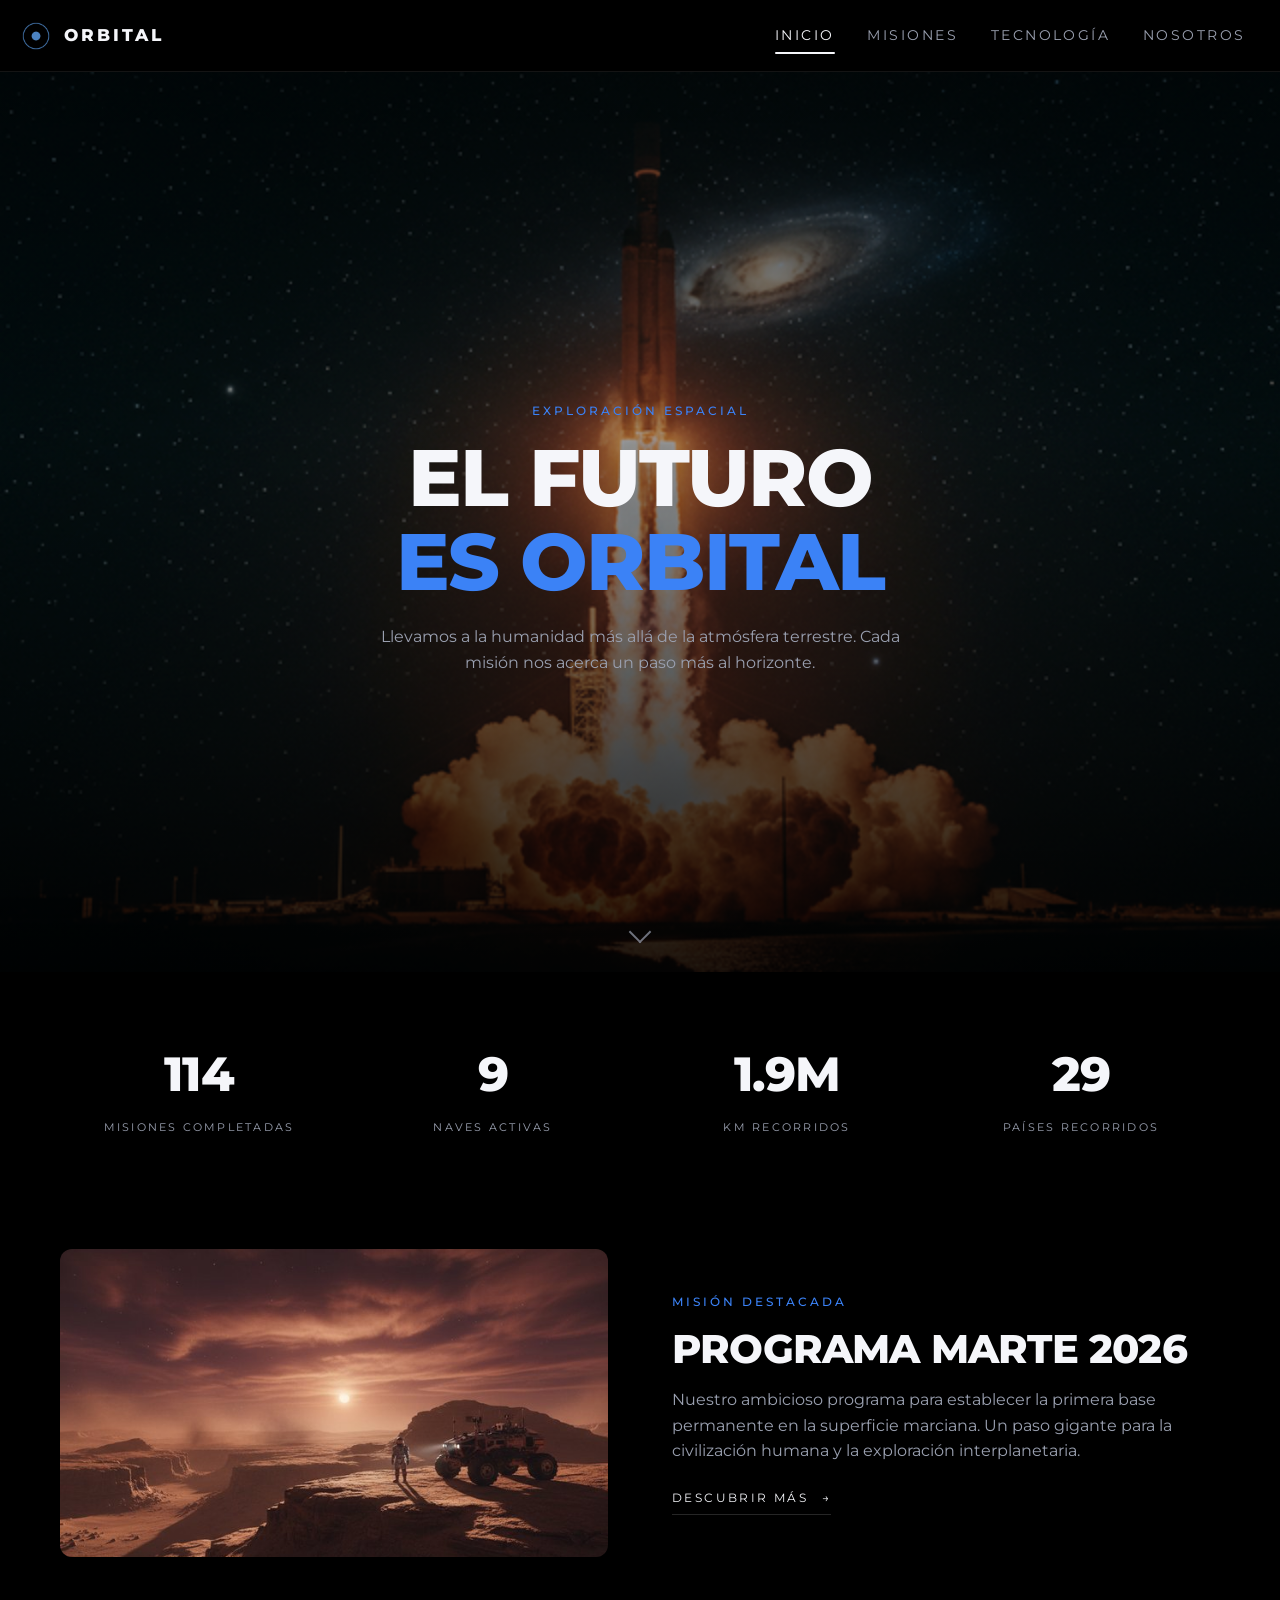
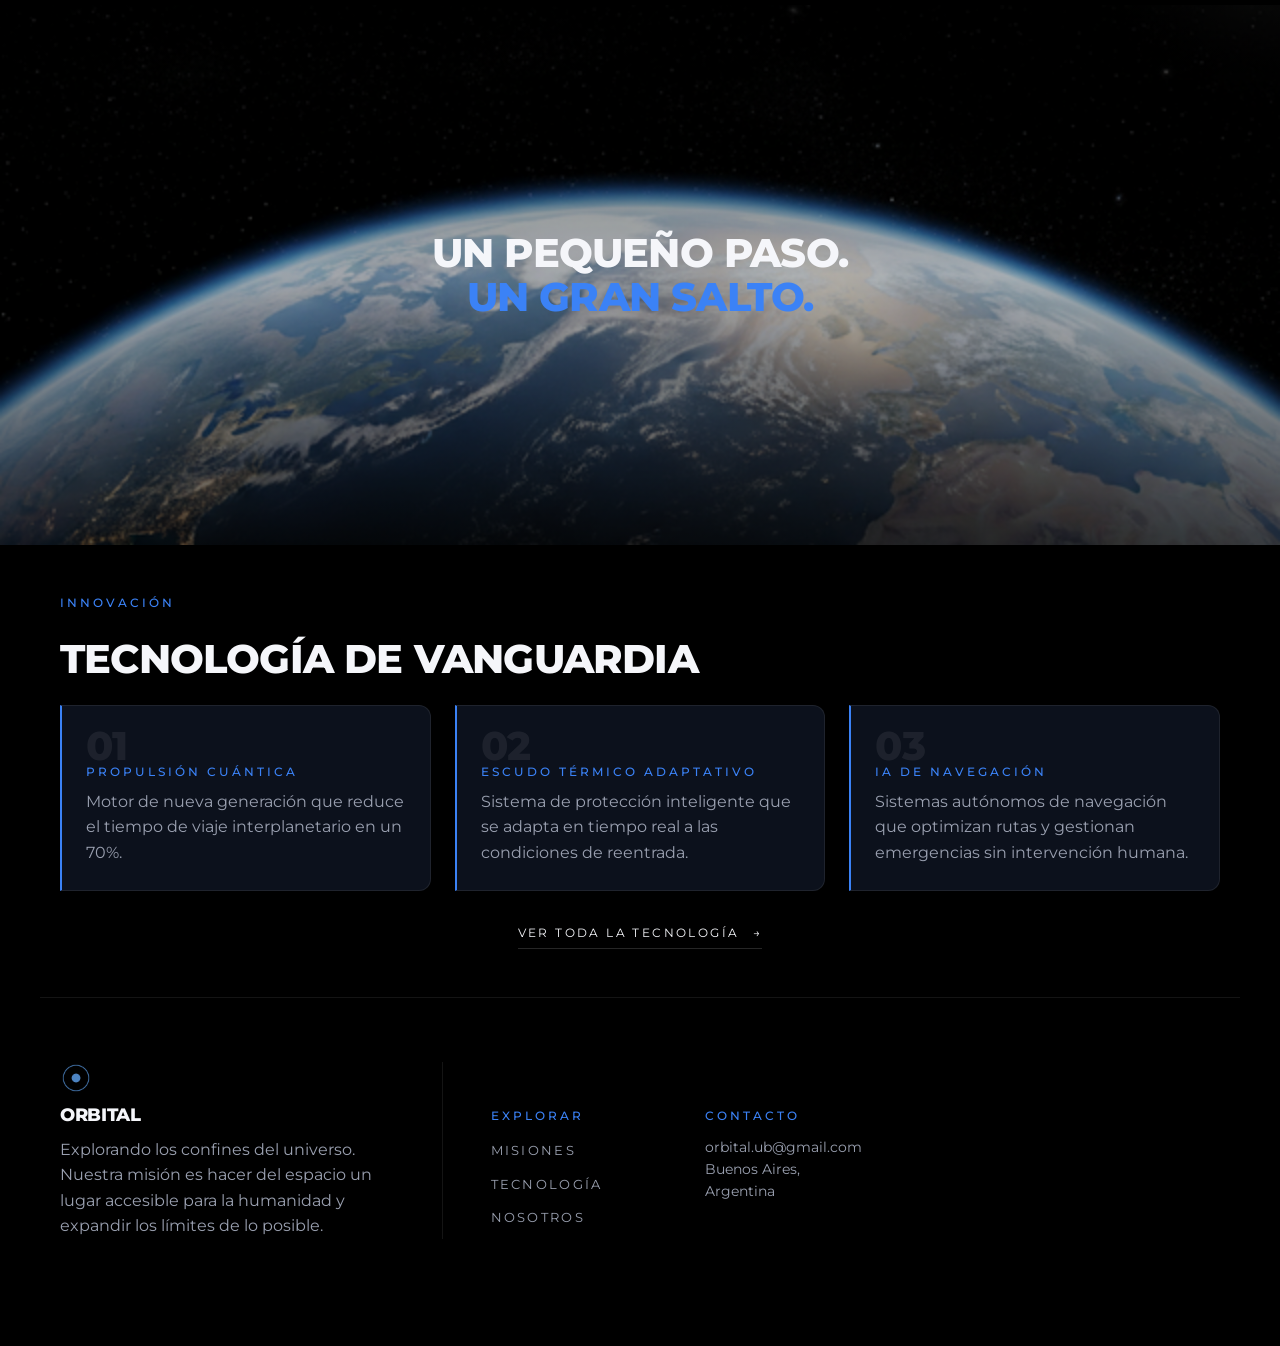
<file: index.html>
<!DOCTYPE html>
<html lang="es">

<head>
    <meta charset="UTF-8">
    <title>Orbital</title>
    <link
        href="https://fonts.googleapis.com/css2?family=Montserrat:ital,wght@0,100..900;1,100..900&family=Roboto:ital,wght@0,100..900;1,100..900&display=swap"
        rel="stylesheet">
    <link rel="stylesheet" href="estilos.css">
    <meta name="viewport" content="width=device-width, initial-scale=1" />

</head>

<body class="pag-inicio">
    <!-- HEADER -->
    <header>
        <div id="logo">
            <img src="img/logo.png" alt="Logo orbital">
        </div>
        <h1>Orbital</h1>
        <nav id="principal">
            <button aria-label="Abrir menú">☰</button>
            <ul>
                <li><a href="index.html">Inicio</a></li>
                <li><a href="misiones.html">Misiones</a></li>
                <li><a href="tecnologia.html">Tecnología</a></li>
                <li><a href="nosotros.html">Nosotros</a></li>
            </ul>
        </nav>
    </header>
    <!-- MAIN -->
    <main>
        <section>
            <figure id="despeguei">
                <img src="img/despegue.png" alt="despegue de una nave espacial">
            </figure>
            <h4>Exploración espacial</h4>
            <h2>El futuro<br><span class="text-accent">es Orbital</span></h2>
            <p>Llevamos a la humanidad más allá de la atmósfera terrestre.
                Cada misión nos acerca un paso más al horizonte.</p>
        </section>
        <!-- DATOS -->
        <section>
            <ul>
                <li>
                    <h4>147</h4> <a>Misiones completadas</a>
                </li>
                <li>
                    <h4>12</h4> <a>Naves activas</a>
                </li>
                <li>
                    <h4>2.4M</h4> <a>Km recorridos</a>
                </li>
                <li>
                    <h4>38</h4> <a>Países recorridos</a>
                </li>
            </ul>
            <!-- MISIÓN DESTACADA -->
            <section id="programamarte">
                <figure id="astronautai">
                    <img src="img/marte.png" alt="astronauta en el planeta marte">
                </figure>
                <article>
                    <h4>Misión destacada</h4>
                    <h2>Programa marte 2026</h2>
                    <p>
                        Nuestro ambicioso programa para establecer la primera base permanente
                        en la superficie marciana. Un paso gigante para la civilización humana
                        y la exploración interplanetaria.
                    </p>
                    <a href="misiones.html">Descubrir más </a>
                </article>
            </section>
            <section id="ungransalto">
                <figure id="tierrai">
                    <img src="img/tierra.png" alt="imagen espacial planeta tierra">
                </figure>
                <h3>Un pequeño paso.<br><span>Un gran salto.</span></h3>
            </section>
            <!-- TECNOLOGÍA -->
            <section id="vanguardia">
                <h4>Innovación</h4>
                <h2>Tecnología de vanguardia</h2>
                <ul>
                    <li>
                        <h4>Propulsión Cuántica</h4>
                        <p>
                            Motor de nueva generación que reduce el tiempo de viaje
                            interplanetario en un 70%.
                        </p>
                    </li>
                    <li>
                        <h4>Escudo Térmico Adaptativo</h4>
                        <p>
                            Sistema de protección inteligente que se adapta en tiempo real
                            a las condiciones de reentrada.
                        </p>
                    </li>
                    <li>
                        <h4>IA de Navegación</h4>
                        <p>
                            Sistemas autónomos de navegación que optimizan rutas
                            y gestionan emergencias sin intervención humana.
                        </p>
                    </li>
                </ul>
                <nav id="vanguardia-nav" aria-label="Navegación tecnología">
                    <button id="vanguardia-prev" aria-label="Anterior">←</button>
                    <span id="vanguardia-counter">1 / 3</span>
                    <button id="vanguardia-next" aria-label="Siguiente">→</button>
                </nav>
                <a href="tecnologia.html">Ver toda la tecnología </a>
            </section>
        </section>
    </main>
    <!-- FOOTER -->
    <footer>
        <section>
            <figure id="logo1">
                <img src="img/logo.png" alt="Logo Orbital">
            </figure>
            <h3>Orbital</h3>
            <p>
                Explorando los confines del universo. Nuestra misión es hacer del espacio
                un lugar accesible para la humanidad y expandir los límites de lo posible.
            </p>
        </section>
        <section>
            <h4>Explorar</h4>
            <nav id="final">
                <ul>
                    <li><a href="misiones.html">Misiones</a></li>
                    <li><a href="tecnologia.html">Tecnología</a></li>
                    <li><a href="nosotros.html">Nosotros</a></li>
                </ul>
            </nav>
        </section>
        <section>
            <h4>Contacto</h4>
            <address>
                <p>orbital.ub@gmail.com</p>
                <p>Buenos Aires, Argentina</p>
            </address>
        </section>
        <iframe
            src="https://www.google.com/maps/embed?pb=!1m14!1m8!1m3!1d26281.681692570113!2d-58.4517288!3d-34.5735472!3m2!1i1024!2i768!4f13.1!3m3!1m2!1s0x95bcb57475fd5245%3A0x5eefd3cd753143d7!2sPlanetario%20Galileo%20Galilei!5e0!3m2!1sen!2sar!4v1774993874323!5m2!1sen!2sar"
            width="600" height="450" style="border:0;" loading="lazy">
        </iframe>
    </footer>
    <script src="script.js"></script>
</body>

</html>
</file>
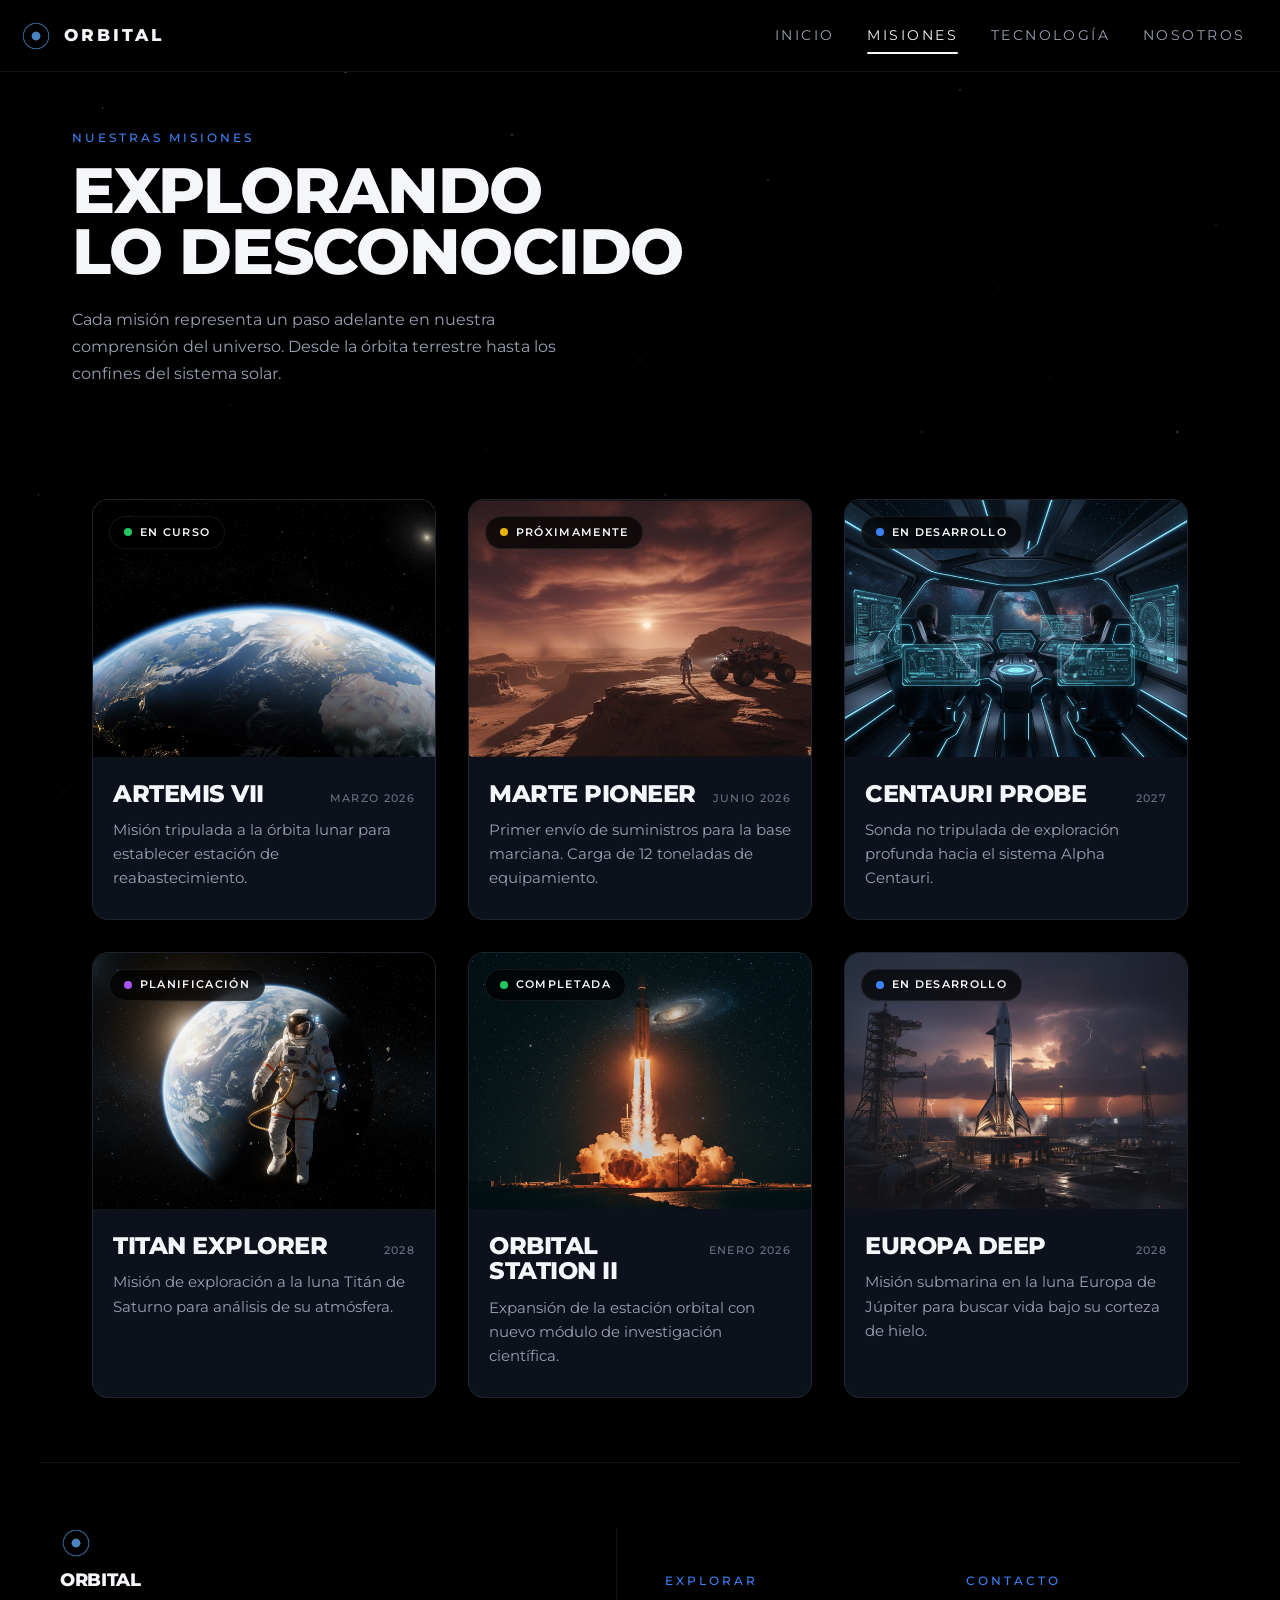
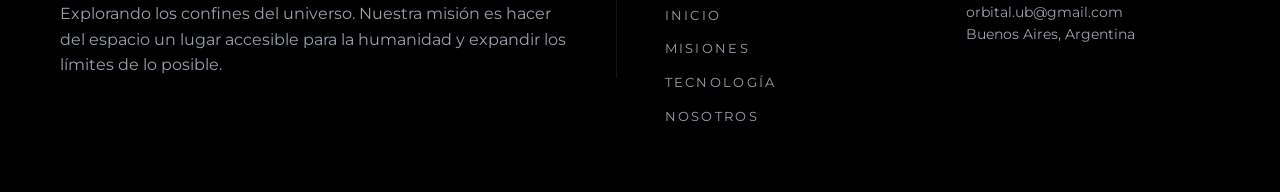
<file: misiones.html>
<!DOCTYPE html>
<html lang="es">

<head>
    <meta charset="UTF-8">
    <meta name="viewport" content="width=device-width, initial-scale=1.0">
    <title>Orbital</title>
    <link
        href="https://fonts.googleapis.com/css2?family=Montserrat:ital,wght@0,100..900;1,100..900&family=Roboto:ital,wght@0,100..900;1,100..900&display=swap"
        rel="stylesheet">
    <link rel="stylesheet" href="estilos.css">
</head>

<body class="pag-misiones">
    <!-- HEADER -->
    <header>
        <div id="logom">
            <img src="img/logo.png" alt="Logo Orbital">
        </div>
        <h1>Orbital</h1>
        <nav id="principal">
            <button aria-label="Abrir menú">☰</button>
            <ul>
                <li><a href="index.html">Inicio</a></li>
                <li><a href="misiones.html">Misiones</a></li>
                <li><a href="tecnologia.html">Tecnología</a></li>
                <li><a href="nosotros.html">Nosotros</a></li>
            </ul>
        </nav>
    </header>
    <!-- MAIN-->
    <main>
        <h4>Nuestras misiones</h4>
        <h2>Explorando<br>lo desconocido</h2>
        <p>Cada misión representa un paso adelante en
            nuestra comprensión del universo. Desde la órbita
            terrestre hasta los confines del sistema solar.</p>
        <!-- ARTÍCULOS-->
        <section>
            <article>
                <figure id="tierram">
                    <img src="img/tierra.png" alt="vista espacial del planeta tierra">
                    <figcaption class="estado en-curso">En curso</figcaption>
                </figure>
                <h3>Artemis VII <small>Marzo 2026</small></h3>
                <p>Misión tripulada a la órbita lunar para establecer estación de reabastecimiento.</p>
            </article>

            <article>
                <figure id="martem">
                    <img src="img/marte.png" alt="astronauta en el planeta marte">
                    <figcaption class="estado proximamente">Próximamente</figcaption>
                </figure>
                <h3>Marte Pioneer <small>Junio 2026</small></h3>
                <p>Primer envío de suministros para la base marciana. Carga de 12 toneladas de equipamiento.</p>
            </article>

            <article>
                <figure id="misionm">
                    <img src="img/mision.png" alt="interior de nave espacial">
                    <figcaption class="estado en-desarrollo">En desarrollo</figcaption>
                </figure>
                <h3>Centauri Probe <small>2027</small></h3>
                <p>Sonda no tripulada de exploración profunda hacia el sistema Alpha Centauri.</p>
            </article>

            <article>
                <figure id="astronautam">
                    <img src="img/astronauta.png" alt="astronauta en el espacio">
                    <figcaption class="estado planificacion">Planificación</figcaption>
                </figure>
                <h3>Titan Explorer <small>2028</small></h3>
                <p>Misión de exploración a la luna Titán de Saturno para análisis de su atmósfera.</p>
            </article>

            <article>
                <figure id="despeguem">
                    <img src="img/despegue.png" alt="despegue de una nave espacial">
                    <figcaption class="estado completada">Completada</figcaption>
                </figure>
                <h3>Orbital Station II <small>Enero 2026</small></h3>
                <p>Expansión de la estación orbital con nuevo módulo de investigación científica.</p>
            </article>

            <article>
                <figure id="navem">
                    <img src="img/nave.png" alt="nave espacial por despegar">
                    <figcaption class="estado en-desarrollo">En desarrollo</figcaption>
                </figure>
                <h3>Europa Deep <small>2028</small></h3>
                <p>Misión submarina en la luna Europa de Júpiter para buscar vida bajo su corteza de hielo.</p>
            </article>
        </section>
    </main>
    <script src="script.js"></script>
    <!-- FOOTER -->
    <footer>
        <section>
            <figure id="logo1">
                <img src="img/logo.png" alt="Logo Orbital">
            </figure>
            <h3>Orbital</h3>
            <p>
                Explorando los confines del universo. Nuestra misión es hacer del espacio
                un lugar accesible para la humanidad y expandir los límites de lo posible.
            </p>
        </section>
        <section>
            <h4>Explorar</h4>
            <nav id="final">
                <ul>
                    <li><a href="index.html">Inicio</a></li>
                    <li><a href="misiones.html">Misiones</a></li>
                    <li><a href="tecnologia.html">Tecnología</a></li>
                    <li><a href="nosotros.html">Nosotros</a></li>
                </ul>
            </nav>
        </section>
        <section>
            <h4>Contacto</h4>
            <address>
                <p>orbital.ub@gmail.com</p>
                <p>Buenos Aires, Argentina</p>
            </address>
        </section>
    </footer>
</body>

</html>
</file>
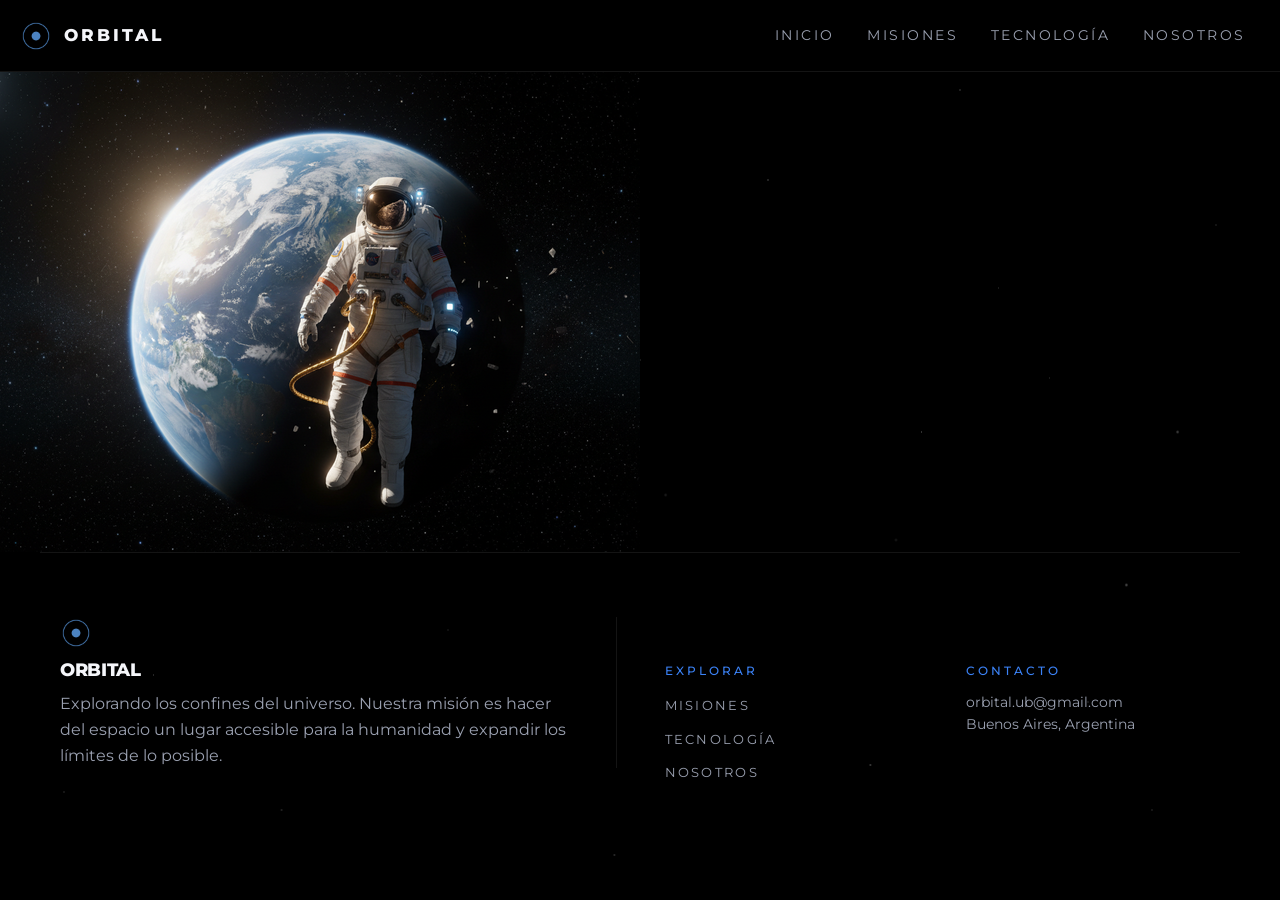
<file: nosotros.html>
<!DOCTYPE html>
<html lang="es">

<head>
    <meta charset="UTF-8">
    <meta name="viewport" content="width=device-width, initial-scale=1">
    <title>Orbital</title>
    <link
        href="https://fonts.googleapis.com/css2?family=Montserrat:ital,wght@0,100..900;1,100..900&family=Roboto:ital,wght@0,100..900;1,100..900&display=swap"
        rel="stylesheet">
    <link rel="stylesheet" href="estilos.css">
</head>

<body class="pag-nosotros">
    <!-- HEADER -->
    <header>
        <div id="logon">
            <img src="img/logo.png" alt="Logo Orbital">
        </div>
        <h1>Orbital</h1>
        <nav id="principal">
            <button aria-label="Abrir menú">☰</button>
            <ul>
                <li><a href="index.html">Inicio</a></li>
                <li><a href="misiones.html">Misiones</a></li>
                <li><a href="tecnologia.html">Tecnología</a></li>
                <li><a href="nosotros.html">Nosotros</a></li>
            </ul>
        </nav>
    </header>
    <main>
        <figure id="astronautan">
            <img src="img/astronauta.png" alt="astronauta en el espacio">
        </figure>
    </main>
    <!-- FOOTER -->
    <footer>
        <section>
            <figure id="logo1">
                <img src="img/logo.png" alt="Logo Orbital">
            </figure>
            <h3>Orbital</h3>
            <p>
                Explorando los confines del universo. Nuestra misión es hacer del espacio
                un lugar accesible para la humanidad y expandir los límites de lo posible.
            </p>
        </section>
        <section>
            <h4>Explorar</h4>
            <nav id="final">
                <ul>
                    <li><a href="misiones.html">Misiones</a></li>
                    <li><a href="tecnologia.html">Tecnología</a></li>
                    <li><a href="nosotros.html">Nosotros</a></li>
                </ul>
            </nav>
        </section>
        <section>
            <h4>Contacto</h4>
            <address>
                <p>orbital.ub@gmail.com</p>
                <p>Buenos Aires, Argentina</p>
            </address>
        </section>
    </footer>
</body>

</html>
</file>
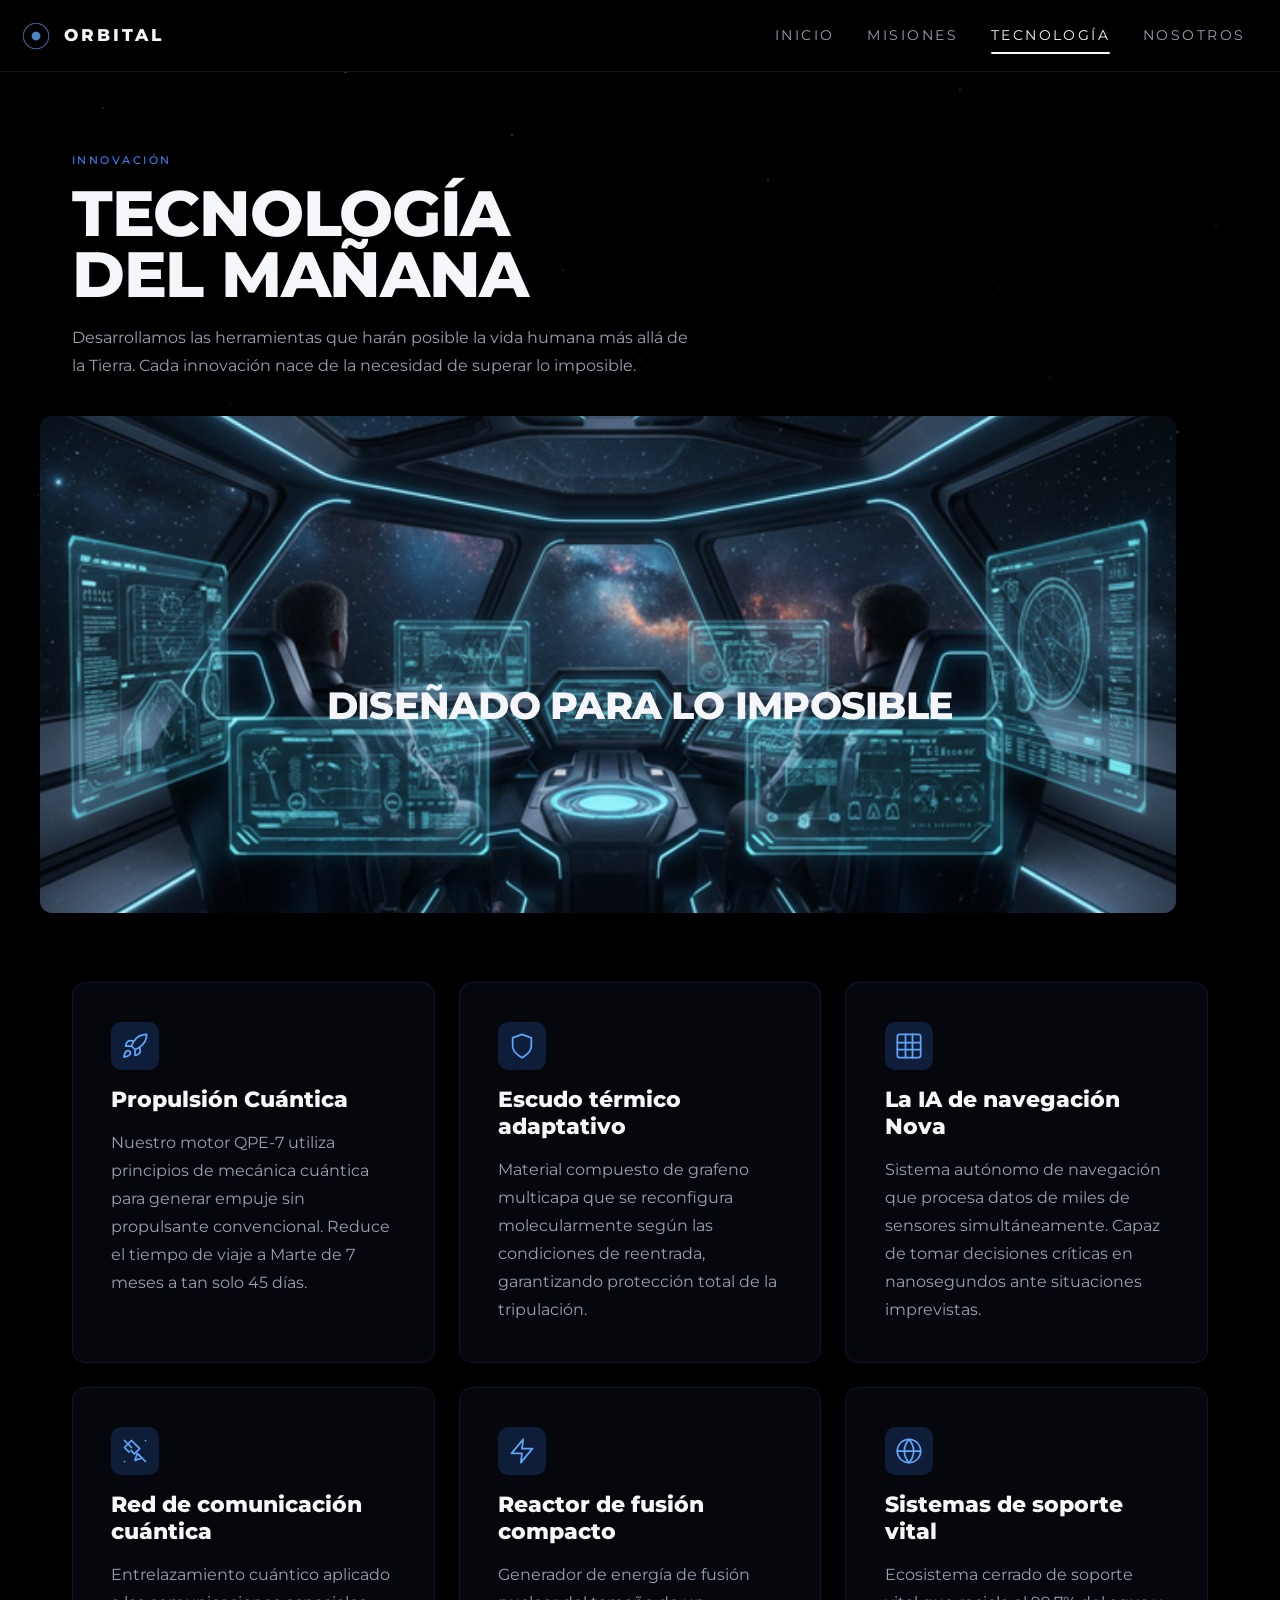
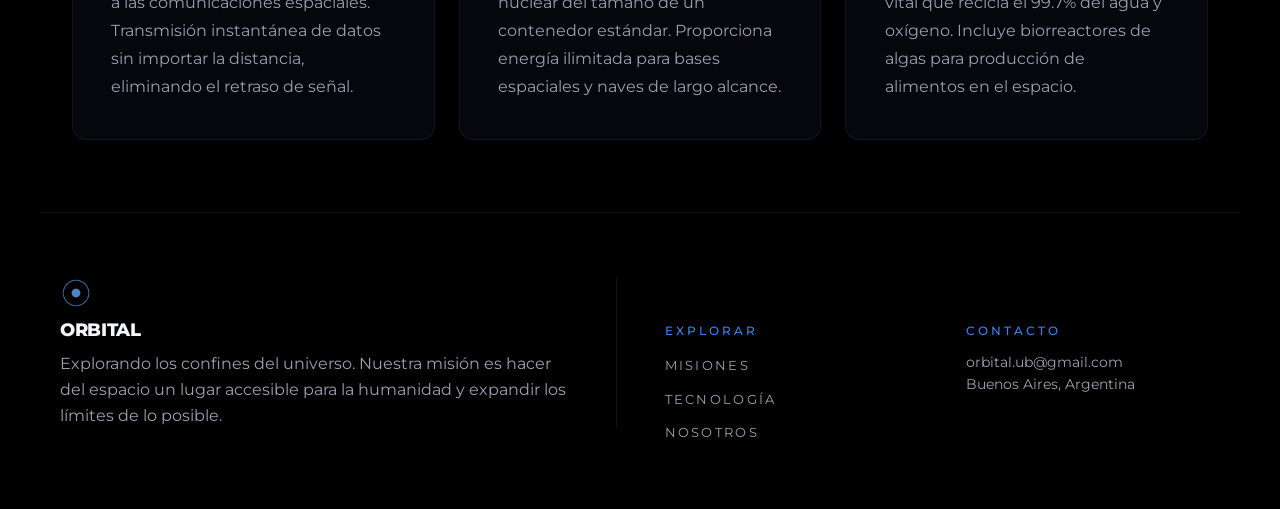
<file: tecnologia.html>
<!DOCTYPE html>
<html lang="es">

<head>
    <meta charset="UTF-8">
    <meta name="viewport" content="width=device-width, initial-scale=1.0">
    <title>Orbital</title>
    <link rel="stylesheet" href="estilos.css">
</head>

<body class="pag-tecnologia">
    <!-- HEADER -->
    <header>
        <div id="logo">
            <img src="img/logo.png" alt="Logo Orbital">
        </div>
        <h1>Orbital</h1>
        <nav id="principal">
            <button aria-label="Abrir menú">☰</button>
            <ul>
                <li><a href="index.html">Inicio</a></li>
                <li><a href="misiones.html">Misiones</a></li>
                <li><a href="tecnologia.html">Tecnología</a></li>
                <li><a href="nosotros.html">Nosotros</a></li>
            </ul>
        </nav>
    </header>
    <!-- MAIN -->
    <main>
        <h4>Innovación</h4>
        <h2>Tecnología<br>del mañana</h2>
        <p>Desarrollamos las herramientas que harán
            posible la vida humana más allá de la Tierra.
            Cada innovación nace de la necesidad de superar
            lo imposible.</p>
        <figure id="misiont">
            <img src="img/mision.png" alt="interior de nave espacial">
        </figure>
        <h3>Diseñado para lo imposible</h3>
        <div class="cards-grid">
            <section class="card-tech">
                <span class="icono"><!-- Cohete / Propulsión Cuántica -->
                    <svg xmlns="http://www.w3.org/2000/svg" width="28" height="28" viewBox="0 0 24 24" fill="none" stroke="currentColor" stroke-width="1.5" stroke-linecap="round" stroke-linejoin="round">
                        <path d="M4.5 16.5c-1.5 1.26-2 5-2 5s3.74-.5 5-2c.71-.84.7-2.13-.09-2.91a2.18 2.18 0 0 0-2.91-.09z"/>
                        <path d="m12 15-3-3a22 22 0 0 1 2-3.95A12.88 12.88 0 0 1 22 2c0 2.72-.78 7.5-6 11a22.35 22.35 0 0 1-4 2z"/>
                        <path d="M9 12H4s.55-3.03 2-4c1.62-1.08 5 0 5 0"/>
                        <path d="M12 15v5s3.03-.55 4-2c1.08-1.62 0-5 0-5"/>
                    </svg>
                </span>
                <h4>Propulsión Cuántica</h4>
                <p>Nuestro motor QPE-7 utiliza principios
                    de mecánica cuántica para generar empuje
                    sin propulsante convencional. Reduce el tiempo
                    de viaje a Marte de 7 meses a tan solo 45 días.</p>
            </section>
            <section class="card-tech">
                <span class="icono"> <!-- Escudo térmico -->
                    <svg xmlns="http://www.w3.org/2000/svg" width="28" height="28" viewBox="0 0 24 24" fill="none" stroke="currentColor" stroke-width="1.5" stroke-linecap="round" stroke-linejoin="round">
                        <path d="M12 22s8-4 8-10V5l-8-3-8 3v7c0 6 8 10 8 10z"/>
                    </svg>
                </span>
                <h4>Escudo térmico adaptativo</h4>
                <p>Material compuesto de grafeno multicapa
                    que se reconfigura molecularmente según
                    las condiciones de reentrada, garantizando
                    protección total de la tripulación.</p>
            </section>
            <section class="card-tech">
                <span class="icono">  <!-- Chip / IA Nova -->
                    <svg xmlns="http://www.w3.org/2000/svg" width="28" height="28" viewBox="0 0 24 24" fill="none" stroke="currentColor" stroke-width="1.5" stroke-linecap="round" stroke-linejoin="round">
                        <rect x="9" y="9" width="6" height="6"/>
                        <rect x="2" y="2" width="20" height="20" rx="2"/>
                        <line x1="9" y1="2" x2="9" y2="9"/>
                        <line x1="15" y1="2" x2="15" y2="9"/>
                        <line x1="9" y1="15" x2="9" y2="22"/>
                        <line x1="15" y1="15" x2="15" y2="22"/>
                        <line x1="2" y1="9" x2="9" y2="9"/>
                        <line x1="2" y1="15" x2="9" y2="15"/>
                        <line x1="15" y1="9" x2="22" y2="9"/>
                        <line x1="15" y1="15" x2="22" y2="15"/>
                    </svg>
                </span>
                <h4>La IA de navegación Nova</h4>
                <p>Sistema autónomo de navegación que procesa
                    datos de miles de sensores simultáneamente.
                    Capaz de tomar decisiones críticas en nanosegundos
                    ante situaciones imprevistas.</p>
            </section>
            <section class="card-tech">
                <span class="icono">  <!-- Satélite / Red cuántica -->
                    <svg xmlns="http://www.w3.org/2000/svg" width="28" height="28" viewBox="0 0 24 24" fill="none" stroke="currentColor" stroke-width="1.5" stroke-linecap="round" stroke-linejoin="round">
                        <path d="M13 7 9 3 3 9l4 4"/>
                        <path d="m13 7 3 3-4.5 4.5-3-3"/>
                        <path d="M14 14l4 4-6 2 2-6z"/>
                        <path d="M3 21h0"/>
                        <path d="M21 3h0"/>
                        <line x1="3" y1="3" x2="9" y2="9"/>
                        <line x1="15" y1="15" x2="21" y2="21"/>
                    </svg>
                </span>
                <h4>Red de comunicación cuántica</h4>
                <p>Entrelazamiento cuántico aplicado a las
                    comunicaciones espaciales. Transmisión
                    instantánea de datos sin importar la distancia,
                    eliminando el retraso de señal.</p>
            </section>
            <section class="card-tech">
                <span class="icono"><!-- Rayo / Reactor de fusión -->
                    <svg xmlns="http://www.w3.org/2000/svg" width="28" height="28" viewBox="0 0 24 24" fill="none" stroke="currentColor" stroke-width="1.5" stroke-linecap="round" stroke-linejoin="round">
                        <polygon points="13 2 3 14 12 14 11 22 21 10 12 10 13 2"/>
                    </svg>
                </span>
                <h4>Reactor de fusión compacto</h4>
                <p>Generador de energía de fusión nuclear
                    del tamaño de un contenedor estándar.
                    Proporciona energía ilimitada para bases
                    espaciales y naves de largo alcance.</p>
            </section>
            <section class="card-tech">
                <span class="icono"><!-- Globo / Soporte vital -->
                    <svg xmlns="http://www.w3.org/2000/svg" width="28" height="28" viewBox="0 0 24 24" fill="none" stroke="currentColor" stroke-width="1.5" stroke-linecap="round" stroke-linejoin="round">
                        <circle cx="12" cy="12" r="10"/>
                        <line x1="2" y1="12" x2="22" y2="12"/>
                        <path d="M12 2a15.3 15.3 0 0 1 4 10 15.3 15.3 0 0 1-4 10 15.3 15.3 0 0 1-4-10 15.3 15.3 0 0 1 4-10z"/>
                    </svg>
                </span>
                <h4>Sistemas de soporte vital</h4>
                <p>Ecosistema cerrado de soporte vital que
                    recicla el 99.7% del agua y oxígeno.
                    Incluye biorreactores de algas para
                    producción de alimentos en el espacio.</p>
            </section>
        </div>
    </main>
    <script src="script.js"></script>
    <!-- FOOTER -->
    <footer>
        <section>
            <figure id="logo1">
                <img src="img/logo.png" alt="Logo Orbital">
            </figure>
            <h3>Orbital</h3>
            <p>
                Explorando los confines del universo. Nuestra misión es hacer del espacio
                un lugar accesible para la humanidad y expandir los límites de lo posible.
            </p>
        </section>
        <section>
            <h4>Explorar</h4>
            <nav id="final">
                <ul>
                    <li><a href="misiones.html">Misiones</a></li>
                    <li><a href="tecnologia.html">Tecnología</a></li>
                    <li><a href="nosotros.html">Nosotros</a></li>
                </ul>
            </nav>
        </section>
        <section>
            <h4>Contacto</h4>
            <address>
                <p>orbital.ub@gmail.com</p>
                <p>Buenos Aires, Argentina</p>
            </address>
        </section>
    </footer>
</body>

</html>
</file>
<file: estilos.css>
@import url('https://fonts.googleapis.com/css2?family=Montserrat:ital,wght@0,100..900;1,100..900&family=Roboto:ital,wght@0,100..900;1,100..900&display=swap');

/* ==========================================
  VARIABLES
   ========================================== */
:root {
  --color-bg: #000000;
  --color-bg-soft: #050810;
  --color-card: #0c111c;
  --color-card-hover: #131b2c;
  --color-text: #f5f6fa;
  --color-text-soft: #9aa0b0;
  --color-text-muted: #6b7280;
  --color-accent: #3b82f6;
  --color-accent-soft: #60a5fa;
  --color-border: rgba(255, 255, 255, 0.08);
  --color-border-strong: rgba(255, 255, 255, 0.15);

  /* estados misiones */
  --status-green: #22c55e;
  --status-yellow: #eab308;
  --status-blue: #3b82f6;
  --status-purple: #a855f7;

  --font-base: "Montserrat", system-ui, -apple-system, "Segoe UI", Roboto, sans-serif;
  --font-display: "Montserrat", system-ui, -apple-system, sans-serif;

  --radius: 12px;
  --radius-lg: 16px;
  --container: 1200px;
  --header-h: 72px;
}
*,
*::before,
*::after {
  box-sizing: border-box;
  margin: 0;
  padding: 0;
}

html {
  scroll-behavior: smooth;
  background: var(--color-bg);
}

body {
  font-family: var(--font-base);
  font-weight: 400;
  background: transparent;
  color: var(--color-text);
  line-height: 1.6;
  -webkit-font-smoothing: antialiased;
  overflow-x: hidden;
}

img {
  display: block;
  max-width: 100%;
  height: auto;
}

a {
  color: inherit;
  text-decoration: none;
}

ul {
  list-style: none;
}

button {
  background: none;
  border: 0;
  color: inherit;
  cursor: pointer;
  font: inherit;
}

address {
  font-style: normal;
}

iframe {
  max-width: 100%;
  border: 0;
  border-radius: var(--radius);
}

/* starfield CSS puro */
body::before {
  content: "";
  position: fixed;
  inset: 0;
  z-index: -1;
  pointer-events: none;
  background-image:
    radial-gradient(1px 1px at 8% 12%, rgba(255, 255, 255, 0.40) 0%, transparent 100%),
    radial-gradient(1px 1px at 18% 45%, rgba(255, 255, 255, 0.25) 0%, transparent 100%),
    radial-gradient(1.5px 1.5px at 27% 8%, rgba(255, 255, 255, 0.50) 0%, transparent 100%),
    radial-gradient(1px 1px at 35% 70%, rgba(255, 255, 255, 0.20) 0%, transparent 100%),
    radial-gradient(1px 1px at 44% 30%, rgba(255, 255, 255, 0.35) 0%, transparent 100%),
    radial-gradient(2px 2px at 52% 55%, rgba(255, 255, 255, 0.12) 0%, transparent 100%),
    radial-gradient(1px 1px at 60% 20%, rgba(255, 255, 255, 0.45) 0%, transparent 100%),
    radial-gradient(1.5px 1.5px at 68% 85%, rgba(255, 255, 255, 0.30) 0%, transparent 100%),
    radial-gradient(1px 1px at 75% 10%, rgba(255, 255, 255, 0.40) 0%, transparent 100%),
    radial-gradient(1px 1px at 82% 42%, rgba(255, 255, 255, 0.20) 0%, transparent 100%),
    radial-gradient(2px 2px at 88% 65%, rgba(255, 255, 255, 0.32) 0%, transparent 100%),
    radial-gradient(1px 1px at 95% 25%, rgba(255, 255, 255, 0.25) 0%, transparent 100%),
    radial-gradient(1px 1px at 12% 75%, rgba(255, 255, 255, 0.30) 0%, transparent 100%),
    radial-gradient(1.5px 1.5px at 22% 90%, rgba(255, 255, 255, 0.18) 0%, transparent 100%),
    radial-gradient(1px 1px at 38% 50%, rgba(255, 255, 255, 0.15) 0%, transparent 100%),
    radial-gradient(1px 1px at 55% 78%, rgba(255, 255, 255, 0.38) 0%, transparent 100%),
    radial-gradient(2px 2px at 70% 60%, rgba(255, 255, 255, 0.10) 0%, transparent 100%),
    radial-gradient(1px 1px at 90% 90%, rgba(255, 255, 255, 0.28) 0%, transparent 100%),
    radial-gradient(1px 1px at 3% 55%, rgba(255, 255, 255, 0.35) 0%, transparent 100%),
    radial-gradient(1.5px 1.5px at 48% 95%, rgba(255, 255, 255, 0.22) 0%, transparent 100%),
    radial-gradient(1px 1px at 63% 5%, rgba(255, 255, 255, 0.50) 0%, transparent 100%),
    radial-gradient(1px 1px at 78% 32%, rgba(255, 255, 255, 0.20) 0%, transparent 100%),
    radial-gradient(2px 2px at 92% 48%, rgba(255, 255, 255, 0.28) 0%, transparent 100%),
    radial-gradient(1px 1px at 16% 60%, rgba(255, 255, 255, 0.15) 0%, transparent 100%),
    radial-gradient(1px 1px at 33% 25%, rgba(255, 255, 255, 0.40) 0%, transparent 100%),
    radial-gradient(1.5px 1.5px at 50% 40%, rgba(255, 255, 255, 0.18) 0%, transparent 100%),
    radial-gradient(1px 1px at 85% 78%, rgba(255, 255, 255, 0.32) 0%, transparent 100%),
    radial-gradient(1px 1px at 5% 88%, rgba(255, 255, 255, 0.28) 0%, transparent 100%),
    radial-gradient(2px 2px at 40% 15%, rgba(255, 255, 255, 0.22) 0%, transparent 100%),
    radial-gradient(1px 1px at 72% 48%, rgba(255, 255, 255, 0.38) 0%, transparent 100%);
}

/* ==========================================
   TIPOGRAFÍA
   ========================================== */
h1,
h2,
h3 {
  font-family: var(--font-display);
  font-weight: 800;
  line-height: 1.05;
  letter-spacing: -0.02em;
  color: var(--color-text);
  text-transform: uppercase;
}

h1 {
  font-size: 1.1rem;
  letter-spacing: 0.18em;
}

h2 {
  font-size: clamp(2rem, 5.5vw, 4rem);
}

h3 {
  font-size: clamp(1.5rem, 3vw, 2.25rem);
}

h4 {
  font-family: var(--font-base);
  font-size: 0.75rem;
  font-weight: 500;
  letter-spacing: 0.25em;
  text-transform: uppercase;
  color: var(--color-accent);
}

p {
  color: var(--color-text-soft);
}

.text-accent {
  color: var(--color-accent);
}

/* ==========================================
  HEADER
   ========================================== */
body>header {
  position: fixed;
  top: 0;
  left: 0;
  right: 0;
  z-index: 100;
  display: flex;
  align-items: center;
  gap: 0.75rem;
  height: var(--header-h);
  padding: 0 1.25rem;
  background: rgba(0, 0, 0, 0.75);
  backdrop-filter: blur(12px);
  -webkit-backdrop-filter: blur(12px);
  border-bottom: 1px solid var(--color-border);
}

body>header>#logo,
body>header>#logom,
body>header>#logon {
  display: flex;
  align-items: center;
  flex: 0 0 32px;
}

body>header>#logo img,
body>header>#logom img,
body>header>#logon img {
  width: 32px;
  height: 32px;
  object-fit: contain;
}

body>header>h1 {
  font-size: 1.05rem;
  letter-spacing: 0.18em;
  margin-right: auto;
}

/* ==========================================
  NAV PRINCIPAL
   ========================================== */
nav#principal {
  position: relative;
}

nav#principal button {
  font-size: 1.5rem;
  line-height: 1;
  padding: 0.4rem 0.6rem;
  border-radius: 8px;
  transition: background 0.2s;
}

nav#principal button:hover {
  background: var(--color-border);
}

nav#principal ul {
  display: none;
  position: absolute;
  top: calc(100% + 0.75rem);
  right: 0;
  min-width: 220px;
  background: rgba(8, 12, 24, 0.98);
  border: 1px solid var(--color-border);
  border-radius: var(--radius);
  padding: 0.5rem;
  flex-direction: column;
}

nav#principal:focus-within ul,
nav#principal ul.open {
  display: flex;
}

nav#principal ul li a {
  display: block;
  padding: 0.6rem 0.9rem;
  border-radius: 8px;
  font-size: 0.85rem;
  letter-spacing: 0.18em;
  text-transform: uppercase;
  color: var(--color-text-soft);
  transition: background 0.2s, color 0.2s;
}

nav#principal ul li a:hover {
  background: var(--color-border);
  color: var(--color-text);
}

/* ==========================================
  MAIN
   ========================================== */
main {
  display: flex;
  flex-direction: column;
  padding-top: var(--header-h);
}

/* ==========================================
  INDEX — HERO
   ========================================== */
main>section:first-of-type {
  position: relative;
  min-height: 100vh;
  display: flex;
  flex-direction: column;
  align-items: stretch;
  justify-content: center;
  text-align: center;
  padding: 4rem 1.25rem 2rem;
  overflow: hidden;
}

#despeguei {
  position: absolute;
  inset: 0;
  z-index: -1;
}

#despeguei img {
  width: 100%;
  height: 100%;
  object-fit: cover;
  object-position: center;
  opacity: 0.85;
}

#despeguei::after {
  content: "";
  position: absolute;
  inset: 0;
  background: linear-gradient(180deg,
      rgba(0, 0, 0, 0.55) 0%,
      rgba(0, 0, 0, 0.2) 40%,
      rgba(0, 0, 0, 0.85) 100%);
}

main>section:first-of-type h4 {
  margin-bottom: 1rem;
}

main>section:first-of-type h2 {
  margin-bottom: 1.25rem;
  font-size: clamp(2.5rem, 7.5vw, 5rem);
}

main>section:first-of-type p {
  max-width: 520px;
  margin: 0 auto;
  color: var(--color-text-soft);
}

/* flecha de scroll (solo inicio) */
main>section:first-of-type::after {
  content: "";
  position: absolute;
  bottom: 2rem;
  left: 50%;
  width: 16px;
  height: 16px;
  border-right: 2px solid var(--color-text-soft);
  border-bottom: 2px solid var(--color-text-soft);
  transform: translateX(-50%) rotate(45deg);
  opacity: 0.7;
}

.pag-misiones main>section:first-of-type::after {
  display: none;
}

/* ==========================================
   INDEX — ESTADÍSTICAS
   ========================================== */
main>section:nth-of-type(2) {
  display: flex;
  flex-direction: column;
}

main>section:nth-of-type(2)>ul {
  display: flex;
  flex-wrap: wrap;
  justify-content: center;
  gap: 2.5rem 1rem;
  padding: 4rem 1.25rem;
  max-width: var(--container);
  width: 100%;
  margin: 0 auto;
  text-align: center;
}

main>section:nth-of-type(2)>ul li {
  flex: 1 1 calc(50% - 1rem);
  display: flex;
  flex-direction: column;
  gap: 0.4rem;
  min-width: 120px;
}

main>section:nth-of-type(2)>ul li h4 {
  font-family: var(--font-display);
  font-size: clamp(2rem, 6vw, 3rem);
  font-weight: 800;
  color: var(--color-text);
  letter-spacing: -0.02em;
  text-transform: none;
}

main>section:nth-of-type(2)>ul li a {
  font-size: 0.7rem;
  letter-spacing: 0.2em;
  text-transform: uppercase;
  color: var(--color-text-soft);
  cursor: default;
}

/* ==========================================
   INDEX — MISIÓN DESTACADA
   ========================================== */
#programamarte {
  display: flex;
  flex-direction: column;
  gap: 2rem;
  align-items: stretch;
  padding: 3rem 1.25rem;
  max-width: var(--container);
  width: 100%;
  margin: 0 auto;
}

#astronautai {
  flex: 1 1 50%;
}

#astronautai img {
  width: 100%;
  aspect-ratio: 16 / 9;
  object-fit: cover;
  border-radius: var(--radius);
}

#programamarte article {
  flex: 1 1 50%;
  display: flex;
  flex-direction: column;
  justify-content: center;
  gap: 1rem;
}

#programamarte article h2 {
  font-size: clamp(1.75rem, 4vw, 2.5rem);
  line-height: 1.1;
}

#programamarte article a {
  margin-top: 0.5rem;
  align-self: flex-start;
  font-size: 0.75rem;
  letter-spacing: 0.2em;
  text-transform: uppercase;
  color: var(--color-text);
  border-bottom: 1px solid var(--color-border-strong);
  padding-bottom: 0.4rem;
  transition: color 0.2s, border-color 0.2s;
}

#programamarte article a:hover {
  color: var(--color-accent);
  border-color: var(--color-accent);
}

#programamarte article a::after {
  content: "→";
  margin-left: 0.5rem;
  display: inline-block;
  transition: transform 0.2s;
}

#programamarte article a:hover::after {
  transform: translateX(4px);
}

/* ==========================================
   INDEX — UN GRAN SALTO
   ========================================== */
#ungransalto {
  position: relative;
  display: flex;
  flex-direction: column;
  align-items: center;
  justify-content: center;
  gap: 1.5rem;
  padding: 3rem 1.25rem;
  width: 100%;
  margin: 0;
  text-align: center;
  overflow: hidden;
  min-height: clamp(360px, 60vh, 600px); 
}

#tierrai {
  position: absolute;
  inset: 0;
  z-index: -1;
}

#tierrai img {
  width: 100%;
  height: 100%;
  object-fit: cover;
  opacity: 0.9;
}

#tierrai::after {
  content: "";
  position: absolute;
  inset: 0;
  background: linear-gradient(180deg,
      rgba(0, 0, 0, 0.6) 0%,
      rgba(0, 0, 0, 0.2) 50%,
      rgba(0, 0, 0, 0.6) 100%);
}

#ungransalto h3 {
  font-size: clamp(1.75rem, 4vw, 2.5rem);
  line-height: 1.1;
}

#ungransalto h3 span {
  color: var(--color-accent);
}

/* ==========================================
   INDEX — VANGUARDIA
   ========================================== */
#vanguardia {
  padding: 3rem 1.25rem;
  max-width: var(--container);
  width: 100%;
  margin: 0 auto;
  display: flex;
  flex-direction: row;
  flex-wrap: wrap;
  gap: 1.5rem;
}

#vanguardia>h4,
#vanguardia>h2,
#vanguardia>ul {
  flex: 0 0 100%;
}

#vanguardia h4 {
  margin-bottom: 0;
}

#vanguardia h2 {
  font-size: clamp(1.75rem, 4vw, 2.5rem);
  line-height: 1.1;
}

#vanguardia ul {
  display: flex;
  flex-direction: column;
  flex-wrap: nowrap;
  gap: 1.5rem;
  counter-reset: tech-counter;
}

#vanguardia ul li {
  display: flex;
  flex-direction: column;
  gap: 0.5rem;
  padding: 3.5rem 1.5rem 1.5rem;
  background: var(--color-card);
  border-radius: var(--radius);
  border: 1px solid var(--color-border);
  border-left: 2px solid var(--color-accent);
  border-top-left-radius: 0;
  border-bottom-left-radius: 0;
  counter-increment: tech-counter;
  position: relative;
  transition: background 0.25s, box-shadow 0.25s, transform 0.25s;
}

#vanguardia ul li:hover {
  background: var(--color-card-hover);
  box-shadow: 0 0 30px rgba(59, 130, 246, 0.14), inset 0 0 0 1px rgba(59, 130, 246, 0.18);
  transform: translateX(4px);
}

#vanguardia ul li::before {
  content: "0" counter(tech-counter);
  position: absolute;
  top: 1.25rem;
  left: 1.5rem;
  font-size: 2.5rem;
  font-weight: 800;
  color: rgba(255, 255, 255, 0.07);
  line-height: 1;
  letter-spacing: -0.02em;
  font-family: var(--font-display);
  pointer-events: none;
}

#vanguardia>a {
  order: 3;
  flex: 0 0 auto;
  margin: 0.5rem auto 0;
  align-self: center;
  font-size: 0.75rem;
  letter-spacing: 0.2em;
  text-transform: uppercase;
  color: var(--color-text);
  border-bottom: 1px solid var(--color-border-strong);
  padding-bottom: 0.4rem;
  transition: color 0.2s, border-color 0.2s;
}

#vanguardia>a:hover {
  color: var(--color-accent);
  border-color: var(--color-accent);
}

#vanguardia>a::after {
  content: "→";
  margin-left: 0.5rem;
  display: inline-block;
  transition: transform 0.2s;
}

#vanguardia>a:hover::after {
  transform: translateX(4px);
}

#vanguardia-nav {
  display: none;
}

/* ==========================================
   FOOTER
   ========================================== */
footer {
  display: flex;
  flex-direction: column;
  gap: 2.5rem;
  padding: 4rem 1.25rem;
  max-width: var(--container);
  width: 100%;
  margin: 0 auto;
  border-top: 1px solid var(--color-border);
}

footer section {
  display: flex;
  flex-direction: column;
  gap: 0.75rem;
}

footer #logo1 img {
  width: 32px;
  height: 32px;
  object-fit: contain;
}

footer h3 {
  font-size: 1.1rem;
}

footer nav#final ul {
  display: flex;
  flex-direction: column;
  gap: 0.5rem;
}

footer nav#final ul li a {
  font-size: 0.8rem;
  letter-spacing: 0.18em;
  text-transform: uppercase;
  color: var(--color-text-soft);
  transition: color 0.2s;
}

footer nav#final ul li a:hover {
  color: var(--color-text);
}

footer address p {
  font-size: 0.85rem;
  color: var(--color-text-soft);
}

footer iframe {
  width: 100%;
  height: 220px;
  border-radius: var(--radius);
}

/* ==========================================
   PÁGINA MISIONES
   ========================================== */

/* main como contenedor centrado */
.pag-misiones main,
.pag-tecnologia main {
  max-width: var(--container);
  width: 100%;
  margin-left: auto;
  margin-right: auto;
  padding-left: 1.25rem;
  padding-right: 1.25rem;
}

.pag-misiones main>h4 {
  padding-top: 3.5rem;
  margin-bottom: 0.8rem;
  text-align: left;
}

.pag-misiones main>h2 {
  font-size: clamp(2rem, 8vw, 4rem);
  line-height: 0.95;
  text-align: left;
  margin-bottom: 1.5rem;
}

.pag-misiones main>p {
  text-align: left;
  max-width: 520px;
  margin: 0 0 3rem;
  color: var(--color-text-soft);
  line-height: 1.7;
}

.pag-misiones main>section {
  display: flex;
  flex-direction: column;
  gap: 2rem;
  padding-bottom: 4rem;
}

.pag-misiones main>section>article {
  background: var(--color-card);
  border: 1px solid var(--color-border);
  border-radius: var(--radius-lg);
  overflow: hidden;
  display: flex;
  flex-direction: column;
  transition: border-color 0.3s, transform 0.3s;
}

.pag-misiones main>section>article:hover {
  border-color: var(--color-border-strong);
  transform: translateY(-4px);
}

.pag-misiones main>section>article figure {
  position: relative;
  width: 100%;
  aspect-ratio: 4 / 3;
  overflow: hidden;
}

.pag-misiones main>section>article figure img {
  width: 100%;
  height: 100%;
  object-fit: cover;
}

.pag-misiones main>section>article figure figcaption {
  position: absolute;
  top: 1rem;
  left: 1rem;
  display: inline-flex;
  align-items: center;
  gap: 0.5rem;
  padding: 0.4rem 0.85rem;
  background: rgba(0, 0, 0, 0.7);
  backdrop-filter: blur(8px);
  -webkit-backdrop-filter: blur(8px);
  border: 1px solid var(--color-border);
  border-radius: 999px;
  font-size: 0.7rem;
  font-weight: 600;
  letter-spacing: 0.12em;
  text-transform: uppercase;
  color: var(--color-text);
}

.pag-misiones main>section>article figure figcaption::before {
  content: "";
  width: 8px;
  height: 8px;
  border-radius: 50%;
  background: var(--status-green);
}

.pag-misiones main>section>article figure figcaption.proximamente::before {
  background: var(--status-yellow);
}

.pag-misiones main>section>article figure figcaption.en-desarrollo::before {
  background: var(--status-blue);
}

.pag-misiones main>section>article figure figcaption.planificacion::before {
  background: var(--status-purple);
}

.pag-misiones main>section>article figure figcaption.completada::before {
  background: var(--status-green);
}

.pag-misiones main>section>article h3 {
  font-size: 1.5rem;
  padding: 1.5rem 1.25rem 0;
  margin-bottom: 0.75rem;
  display: flex;
  justify-content: space-between;
  align-items: baseline;
  gap: 0.5rem;
  text-align: left;
}

.pag-misiones main>section>article h3 small {
  font-size: 0.7rem;
  letter-spacing: 0.12em;
  text-transform: uppercase;
  color: var(--color-text-muted);
  font-weight: 500;
  flex-shrink: 0;
}

.pag-misiones main>section>article p {
  padding: 0 1.25rem;
  color: var(--color-text-soft);
  font-size: 0.95rem;
  line-height: 1.6;
  text-align: left;
}

.pag-misiones main>section>article p:last-child {
  padding-bottom: 1.75rem;
}

/* ==========================================
   PÁGINA TECNOLOGÍA
   ========================================== */
.pag-tecnologia main>h4 {
  padding-top: 3.5rem;
  margin-bottom: 0.8rem;
  font-size: 0.7rem;
  letter-spacing: 0.22em;
  text-align: left;
}

.pag-tecnologia main>h2 {
  font-size: clamp(2rem, 8vw, 4rem);
  line-height: 0.95;
  margin-bottom: 1.2rem;
  text-align: left;
}

.pag-tecnologia main>p {
  font-size: 1rem;
  line-height: 1.8;
  max-width: 520px;
  margin-bottom: 2.2rem;
  color: var(--color-text-soft);
  text-align: left;
}

.pag-tecnologia #misiont {
  width: 100%;
  margin-bottom: 1.8rem;
}

.pag-tecnologia #misiont img {
  width: 100%;
  aspect-ratio: 4 / 3;
  object-fit: cover;
  border-radius: var(--radius);
}

.pag-tecnologia main>h3 {
  font-size: clamp(1.4rem, 6vw, 2.4rem);
  line-height: 1.05;
  text-align: center;
  top: -10rem;
  margin-bottom: 0;
  position: relative;
  z-index: 2;
  color: var(--color-text);
}

.pag-tecnologia .cards-grid {
  display: flex;
  flex-direction: column;
  gap: 1.8rem;
  padding-bottom: 4.5rem;
}

.pag-tecnologia .card-tech {
  background: #05070d;
  border: 1px solid rgba(59, 130, 246, 0.12);
  border-radius: 14px;
  padding: 2.2rem 1.9rem;
  min-height: 260px;
  display: flex;
  flex-direction: column;
  gap: 1rem;
}

.pag-tecnologia .card-tech .icono {
  width: 48px;
  height: 48px;
  border-radius: 10px;
  background: rgba(59, 130, 246, 0.18);
  color: var(--color-accent-soft);
  display: flex;
  align-items: center;
  justify-content: center;
  font-size: 1.5rem;
  line-height: 1;
}

.pag-tecnologia .card-tech h4 {
  font-size: 1.35rem;
  line-height: 1.25;
  font-weight: 800;
  letter-spacing: 0;
  text-transform: none;
  color: var(--color-text);
}

.pag-tecnologia .card-tech p {
  font-size: 1rem;
  line-height: 1.75;
  color: var(--color-text-soft);
}

/* ==========================================
   RESPONSIVE — 768px
   ========================================== */
@media (min-width: 768px) {

  /* nav desktop — barra horizontal */
  nav#principal button {
    display: none;
  }

  nav#principal ul {
    display: flex;
    position: static;
    flex-direction: row;
    background: transparent;
    border: none;
    border-radius: 0;
    padding: 0;
    min-width: unset;
    backdrop-filter: none;
    -webkit-backdrop-filter: none;
    gap: 0.25rem;
  }

  nav#principal ul li a.active {
    color: var(--color-text);
    position: relative;
  }

  nav#principal ul li a.active::after {
    content: "";
    position: absolute;
    bottom: 2px;
    left: 0.9rem;
    right: 0.9rem;
    height: 2px;
    background: var(--color-text);
    border-radius: 1px;
  }

  /* estadísticas en fila de 4 */
  main>section:nth-of-type(2)>ul li {
    flex: 1 1 calc(25% - 1rem);
  }

  /* misión destacada — fila */
  #programamarte {
    flex-direction: row;
    align-items: center;
    gap: 4rem;
  }

  /* misiones — 2 columnas */
  .pag-misiones main>section {
    flex-direction: row;
    flex-wrap: wrap;
  }

  .pag-misiones main>section>article {
    flex: 1 1 calc(50% - 1rem);
  }

  /* footer — 3 columnas */
  footer {
    flex-direction: row;
    flex-wrap: wrap;
    align-items: flex-start;
    gap: 2rem;
  }

  footer>section:first-child {
    flex: 2;
    min-width: 200px;
  }

  footer>section:nth-child(2),
  footer>section:nth-child(3) {
    flex: 1;
    min-width: 120px;
    padding-top: calc(32px + 0.75rem);
  }

  footer>iframe {
    flex: 1 1 100%;
    height: 240px;
  }

  /* misiones + tecnología — más padding a partir de tablet */
  .pag-misiones main,
  .pag-tecnologia main {
    padding-left: 2rem;
    padding-right: 2rem;
  }

  /* tecnología */
  .pag-tecnologia main>h2 {
    max-width: 800px;
  }

  .pag-tecnologia main>p {
    max-width: 620px;
  }

  /* bleed actualizado para 2rem de padding */
  .pag-tecnologia #misiont {
    width: 100%;
    margin-left: -2rem;
    margin-right: -2rem;
  }

  .pag-tecnologia #misiont img {
    aspect-ratio: 16 / 7;
  }

  .pag-tecnologia main>h3 {
    top: -12rem;
  }

  .pag-tecnologia .cards-grid {
    display: grid;
    grid-template-columns: repeat(2, 1fr);
    gap: 1.5rem;
  }
}

/* ==========================================
   RESPONSIVE — 900px
   ========================================== */
@media (min-width: 900px) {

  /* vanguardia — 3 columnas */
  #vanguardia ul {
    flex-direction: row;
  }

  #vanguardia ul li {
    flex: 1;
  }
}

/* ==========================================
   RESPONSIVE — 1100px
   ========================================== */
@media (min-width: 1100px) {

  /* misiones — 3 columnas */
  .pag-misiones main>section>article {
    flex: 1 1 calc(33.333% - 1.5rem);
  }

  /* footer — fila sin wrap */
  footer {
    flex-wrap: nowrap;
    align-items: flex-start;
    gap: 3rem;
  }

  footer>section:first-child {
    flex: 2;
    border-right: 1px solid var(--color-border);
    padding-right: 3rem;
  }

  footer>section:nth-child(2),
  footer>section:nth-child(3) {
    flex: 1;
  }

  footer>iframe {
    flex: 1.5;
    height: 220px;
  }

  /* tecnología */
  .pag-tecnologia main>h4 {
    padding-top: 5rem;
  }

  .pag-tecnologia main>h3 {
    top: -16rem;
  }

  .pag-tecnologia .cards-grid {
    grid-template-columns: repeat(3, 1fr);
  }

  .pag-tecnologia .card-tech {
    min-height: 300px;
    padding: 2.4rem;
  }
}
.card-activa{
  background: var(--color-card-hover);
  box-shadow: 0 0 30px rgba(59,130,246,0.25),
              inset 0 0 0 1px rgba(59,130,246,0.2);
  transform: translateY(-5px);
}
.pag-tecnologia .card-tech{
  transition: all 0.3s ease;
}
</file>
